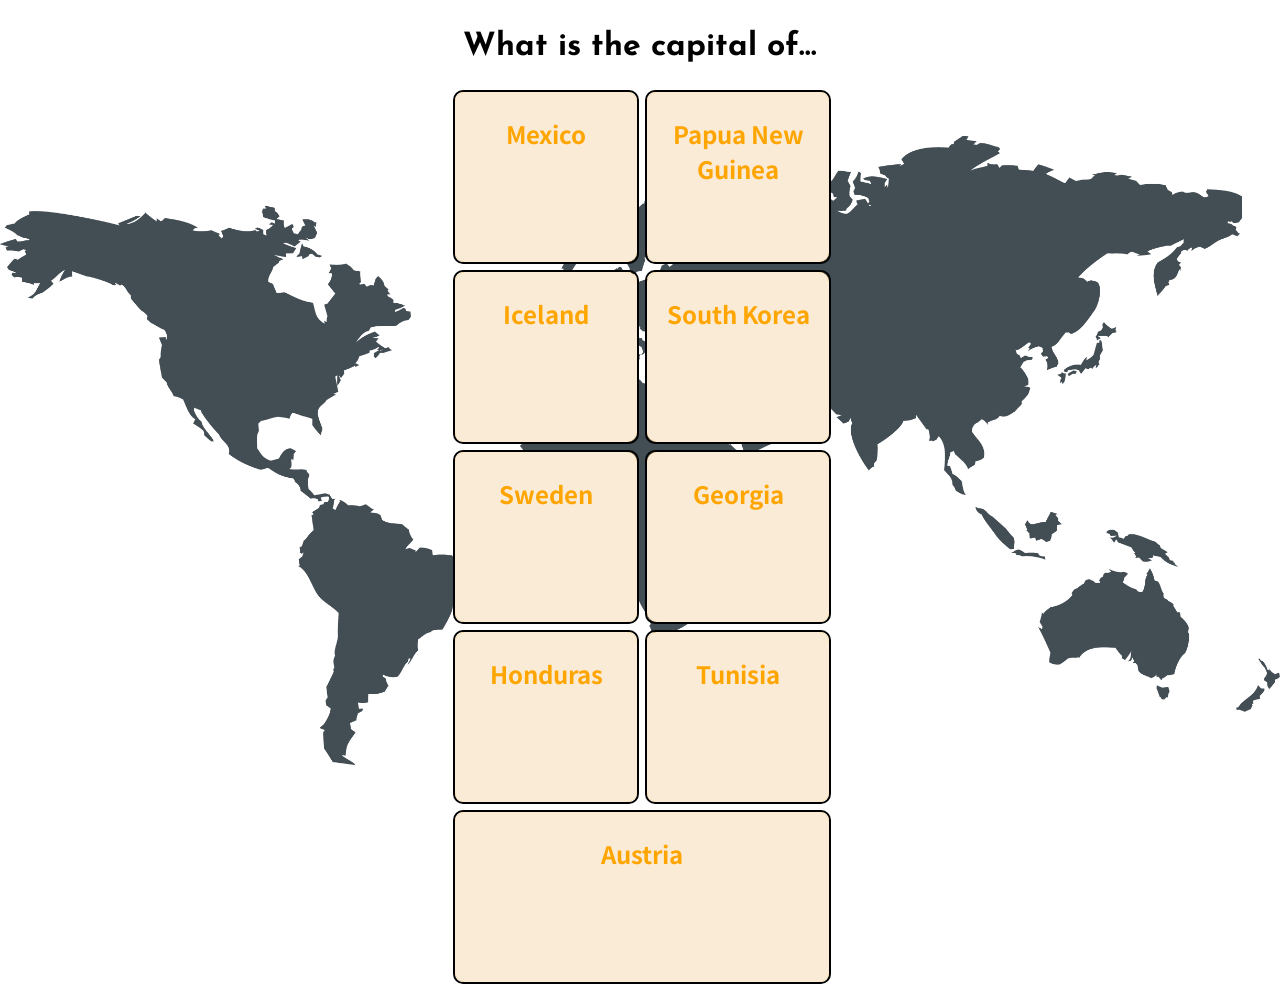
<file: WebDeveloperTrack/Flashcards/Flashcards/index.html>
<!DOCTYPE html>
<html lang="en">
<head>
    <meta charset="UTF-8">
    <link rel="stylesheet" href="./styles.css">
    <link href="https://fonts.googleapis.com/css2?family=Josefin+Sans&family=Noto+Sans+SC&display=swap" rel="stylesheet">
    <title>Flashcards</title>
</head>
<body>
    <div id="quiz-area">
        <h1>What is the capital of...</h1>
        <div id="card-container">
            <div class="single-container">
                <div class="card">
                    <div class="front"><p>Mexico</p></div>
                    <div class="back"><p>Mexico city</p></div>
                </div>
            </div>
            <div class="single-container">
                <div class="card">
                    <div class="front"><p>Papua New Guinea</p></div>
                    <div class="back"><p>Port Moresby</p></div>
                </div>
            </div>
            <div class="single-container">
                <div class="card">
                    <div class="front"><p>Iceland</p></div>
                    <div class="back"><p>Reykjavik</p></div>
                </div>
            </div>
            <div class="single-container">
                <div class="card">
                    <div class="front"><p>South Korea</p></div>
                    <div class="back"><p>Seoul</p></div>
                </div>
            </div>
            <div class="single-container">
                <div class="card">
                    <div class="front"><p>Sweden</p></div>
                    <div class="back"><p>Stockholm</p></div>
                </div>
            </div>
            <div class="single-container">
                <div class="card">
                    <div class="front"><p>Georgia</p></div>
                    <div class="back"><p>Tbilisi</p></div>
                </div>
            </div>
            <div class="single-container">
                <div class="card">
                    <div class="front"><p>Honduras</p></div>
                    <div class="back"><p>Tegucigalpa</p></div>
                </div>
            </div>
            <div class="single-container">
                <div class="card">
                    <div class="front"><p>Tunisia</p></div>
                    <div class="back"><p>Tunis</p></div>
                </div>
            </div>
            <div class="single-container">
                <div class="card">
                    <div class="front"><p>Austria</p></div>
                    <div class="back"><p>Vienna</p></div>
                </div>
            </div>
        </div>
    </div>

</body>
</html>
</file>
<file: WebDeveloperTrack/Flashcards/Flashcards/styles.css>
body {
    width: 100%;
    height: 100vh;
    margin: 0;
    padding: 0;
    display: flex;
    justify-content: center;
    background: url("world.png") no-repeat fixed center;
    background-size: contain;
}

#quiz-area {
    padding-top: 10px;
    width: 30%;
    display: flex;
    flex-direction: column;
}

#quiz-area h1 {
    text-align: center;
    font-family: 'Josefin Sans', sans-serif;
}

#card-container {
    width: 30vw;
    display: flex;
    flex-flow: row wrap;
    justify-content: center;
}

.single-container {
    flex: 1 1 150px;
    height: 170px;
    margin: 5px;
    font-family: 'Noto Sans SC', sans-serif;
    font-size: 1.5rem;
    font-weight: bold;
    perspective: 1000px;
}

.single-container:hover .card {
    transform: rotateY(180deg);
}

.card {
    width: 100%;
    height: 100%;
    border: 2px solid black;
    border-radius: 10px;
    position: relative;
    transition: all 1s linear;
    transform-style: preserve-3d;
}

.card:hover {
    cursor: pointer;
}

.front,
.back {
    width: 100%;
    height: 100%;
    border-radius: 10px;
    position: absolute;
    text-align: center;
}

.front {
    background: antiquewhite;
    color: orange;
    z-index: 2;
    backface-visibility: hidden;
}

.back {
    background: orange;
    color: antiquewhite;
    transform: rotateY(180deg);
}
</file>
